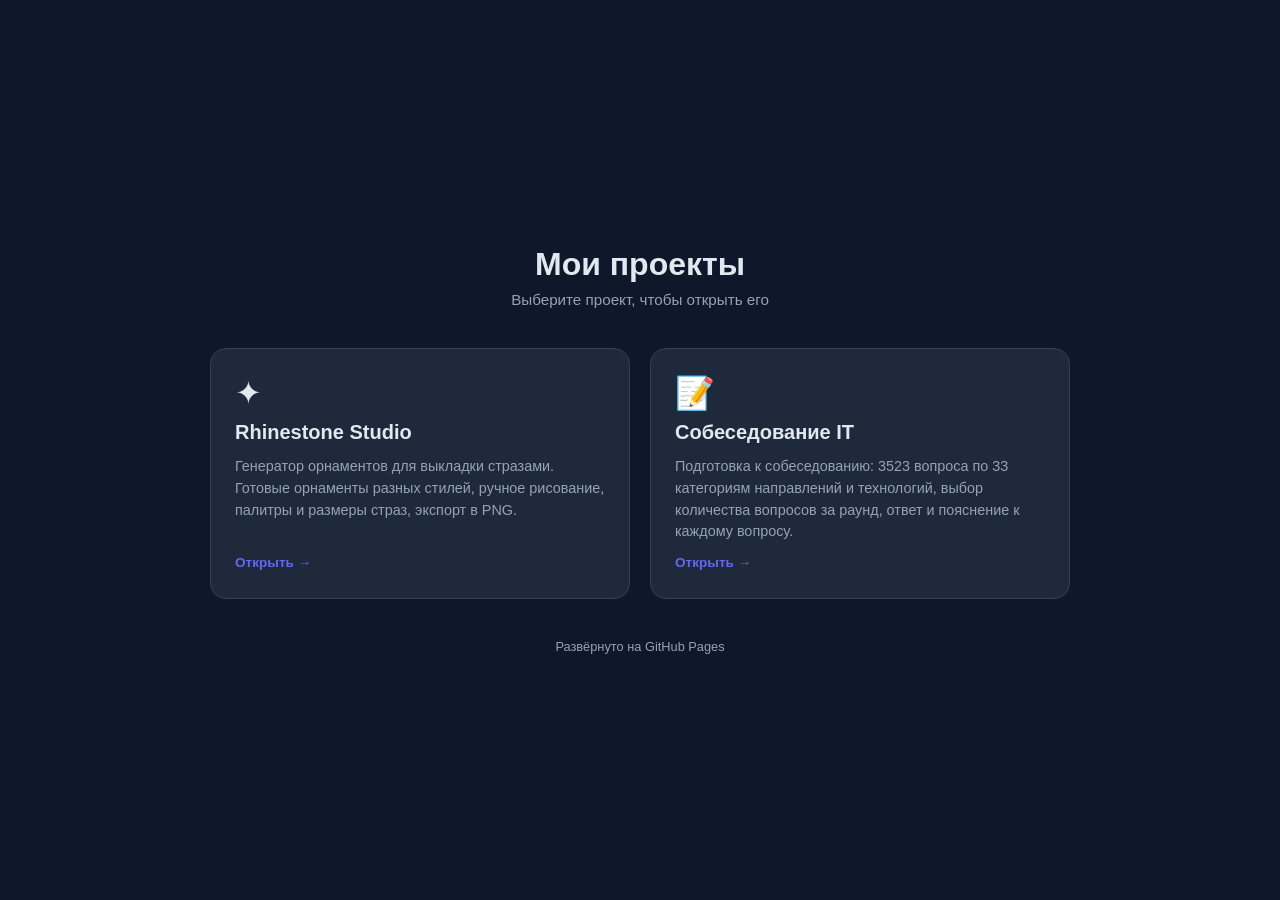
<file: index.html>
<!DOCTYPE html>
<html lang="ru">
<head>
<meta charset="UTF-8">
<meta name="viewport" content="width=device-width, initial-scale=1.0">
<title>Мои проекты</title>
<style>
*,*::before,*::after{box-sizing:border-box;margin:0;padding:0}
:root{
  --bg:#0f172a;--card:#1e293b;--card2:#334155;--text:#e2e8f0;--muted:#94a3b8;
  --primary:#6366f1;--radius:16px;
}
body{
  font-family:'Inter',-apple-system,BlinkMacSystemFont,'Segoe UI',Roboto,sans-serif;
  background:var(--bg);color:var(--text);min-height:100vh;
  display:flex;flex-direction:column;align-items:center;justify-content:center;
  padding:32px 16px;
}
.header{text-align:center;margin-bottom:40px}
.header h1{font-size:2rem;font-weight:700;margin-bottom:8px}
.header p{color:var(--muted);font-size:.95rem}
.cards{
  display:grid;gap:20px;width:100%;max-width:860px;
  grid-template-columns:repeat(auto-fit,minmax(280px,1fr));
}
.card{
  display:flex;flex-direction:column;gap:12px;
  background:var(--card);border:1px solid var(--card2);border-radius:var(--radius);
  padding:28px 24px;text-decoration:none;color:var(--text);
  transition:transform .2s ease,border-color .2s ease,box-shadow .2s ease;
}
.card:hover{
  transform:translateY(-4px);border-color:var(--primary);
  box-shadow:0 12px 32px rgba(99,102,241,.18);
}
.card-icon{font-size:2rem;line-height:1}
.card h2{font-size:1.25rem;font-weight:600}
.card p{color:var(--muted);font-size:.9rem;line-height:1.5;flex:1}
.card-link{
  color:var(--primary);font-size:.85rem;font-weight:600;
  display:inline-flex;align-items:center;gap:6px;
}
.card:hover .card-link{gap:10px}
.card-link{transition:gap .2s ease}
.footer{margin-top:40px;color:var(--muted);font-size:.8rem}
</style>
</head>
<body>

<header class="header">
  <h1>Мои проекты</h1>
  <p>Выберите проект, чтобы открыть его</p>
</header>

<main class="cards">

  <a class="card" href="./ornament/">
    <span class="card-icon">✦</span>
    <h2>Rhinestone Studio</h2>
    <p>Генератор орнаментов для выкладки стразами. Готовые орнаменты разных стилей, ручное рисование, палитры и размеры страз, экспорт в PNG.</p>
    <span class="card-link">Открыть →</span>
  </a>

  <a class="card" href="./sobes/">
    <span class="card-icon">📝</span>
    <h2>Собеседование IT</h2>
    <p>Подготовка к собеседованию: 3523 вопроса по 33 категориям направлений и технологий, выбор количества вопросов за раунд, ответ и пояснение к каждому вопросу.</p>
    <span class="card-link">Открыть →</span>
  </a>

</main>

<footer class="footer">Развёрнуто на GitHub Pages</footer>

</body>
</html>
</file>
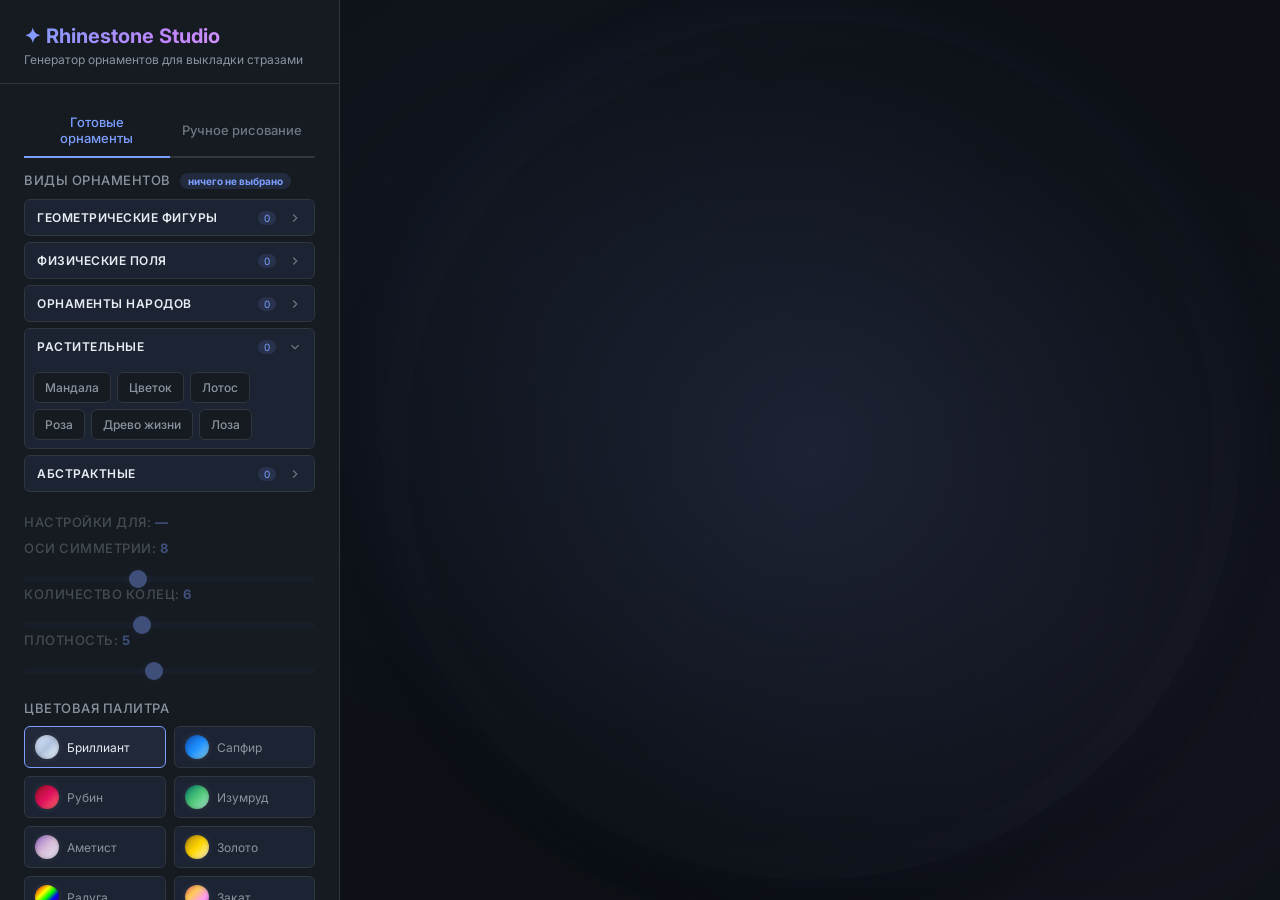
<file: ornament/index.html>
<!DOCTYPE html>
<html lang="ru">
<head>
    <meta charset="UTF-8">
    <meta name="viewport" content="width=device-width, initial-scale=1.0">
    <title>Генератор орнаментов из страз</title>
    <link rel="stylesheet" href="styles.css">
    <link rel="preconnect" href="https://fonts.googleapis.com">
    <link href="https://fonts.googleapis.com/css2?family=Inter:wght@300;400;500;600;700&display=swap" rel="stylesheet">
</head>
<body>
    <div class="app">
        <aside class="sidebar">
            <header class="sidebar__header">
                <h1 class="logo">✦ Rhinestone Studio</h1>
                <p class="subtitle">Генератор орнаментов для выкладки стразами</p>
            </header>

            <div class="controls">
                <div class="tab-bar">
                    <button class="tab-btn active" data-tab="ornaments">Готовые орнаменты</button>
                    <button class="tab-btn" data-tab="draw">Ручное рисование</button>
                </div>

                <!-- Вкладка: Готовые орнаменты -->
                <div class="tab-panel active" id="tab-ornaments">
                    <div class="control-group">
                        <label class="control-label">
                            Виды орнаментов
                            <span class="combo-badge" id="comboBadge">1 выбран</span>
                        </label>
                        <div class="ornament-groups" id="ornamentGroups"></div>
                    </div>

                    <div class="control-group" id="sliderGroup">
                        <label class="control-label">
                            Настройки для: <span id="activeTypeLabel">Мандала</span>
                        </label>
                        <label class="control-label">
                            Оси симметрии: <span id="symmetryValue">8</span>
                        </label>
                        <input type="range" id="symmetry" min="3" max="16" value="8" class="slider">

                        <label class="control-label">
                            Количество колец: <span id="ringsValue">6</span>
                        </label>
                        <input type="range" id="rings" min="2" max="12" value="6" class="slider">

                        <label class="control-label">
                            Плотность: <span id="densityValue">5</span>
                        </label>
                        <input type="range" id="density" min="1" max="10" value="5" class="slider">
                    </div>
                </div>

                <!-- Вкладка: Ручное рисование -->
                <div class="tab-panel" id="tab-draw">
                    <div class="control-group">
                        <label class="control-label">Инструмент рисования</label>
                        <p class="draw-hint">Рисуйте мышью по холсту. Стразы появятся по линиям с учётом плотности.</p>
                    </div>

                    <div class="control-group">
                        <label class="control-label">
                            Оси симметрии: <span id="drawSymmetryValue">1</span>
                        </label>
                        <input type="range" id="drawSymmetry" min="1" max="16" value="1" class="slider">
                    </div>

                    <div class="control-group">
                        <label class="control-label">
                            Плотность страз: <span id="drawDensityValue">5</span>
                        </label>
                        <input type="range" id="drawDensity" min="1" max="10" value="5" class="slider">
                    </div>

                    <div class="control-group">
                        <div class="draw-buttons">
                            <button class="btn btn--secondary btn--sm" id="drawGenerateBtn">Показать стразы</button>
                        </div>
                    </div>
                </div>

                <div class="control-group">
                    <label class="control-label">Цветовая палитра</label>
                    <div class="palette-buttons">
                        <button class="palette-btn active" data-palette="diamond" title="Бриллиант">
                            <span class="palette-swatch" style="background: linear-gradient(135deg, #e0e8ff, #b0c4de, #f0f8ff)"></span>
                            <span>Бриллиант</span>
                        </button>
                        <button class="palette-btn" data-palette="sapphire" title="Сапфир">
                            <span class="palette-swatch" style="background: linear-gradient(135deg, #0f52ba, #1e90ff, #87ceeb)"></span>
                            <span>Сапфир</span>
                        </button>
                        <button class="palette-btn" data-palette="ruby" title="Рубин">
                            <span class="palette-swatch" style="background: linear-gradient(135deg, #9b111e, #e0115f, #ff6b6b)"></span>
                            <span>Рубин</span>
                        </button>
                        <button class="palette-btn" data-palette="emerald" title="Изумруд">
                            <span class="palette-swatch" style="background: linear-gradient(135deg, #01796f, #50c878, #a8e6cf)"></span>
                            <span>Изумруд</span>
                        </button>
                        <button class="palette-btn" data-palette="amethyst" title="Аметист">
                            <span class="palette-swatch" style="background: linear-gradient(135deg, #9966cc, #d8bfd8, #e6e6fa)"></span>
                            <span>Аметист</span>
                        </button>
                        <button class="palette-btn" data-palette="gold" title="Золото">
                            <span class="palette-swatch" style="background: linear-gradient(135deg, #b8860b, #ffd700, #fff8dc)"></span>
                            <span>Золото</span>
                        </button>
                        <button class="palette-btn" data-palette="rainbow" title="Радуга">
                            <span class="palette-swatch" style="background: linear-gradient(135deg, #ff0000, #ff7f00, #ffff00, #00ff00, #0000ff, #4b0082, #9400d3)"></span>
                            <span>Радуга</span>
                        </button>
                        <button class="palette-btn" data-palette="sunset" title="Закат">
                            <span class="palette-swatch" style="background: linear-gradient(135deg, #ff6b6b, #feca57, #ff9ff3, #f368e0)"></span>
                            <span>Закат</span>
                        </button>
                    </div>
                </div>

                <div class="control-group">
                    <label class="control-label">Размеры страз</label>
                    <div class="size-toggles">
                        <label class="size-toggle">
                            <input type="checkbox" data-size="small" checked>
                            <span class="size-tag size-tag--small">SS6</span>
                            <span class="size-label">2 мм</span>
                        </label>
                        <label class="size-toggle">
                            <input type="checkbox" data-size="medium" checked>
                            <span class="size-tag size-tag--medium">SS10</span>
                            <span class="size-label">2.8 мм</span>
                        </label>
                        <label class="size-toggle">
                            <input type="checkbox" data-size="large" checked>
                            <span class="size-tag size-tag--large">SS16</span>
                            <span class="size-label">3.8 мм</span>
                        </label>
                        <label class="size-toggle">
                            <input type="checkbox" data-size="xlarge" checked>
                            <span class="size-tag size-tag--xlarge">SS20</span>
                            <span class="size-label">4.8 мм</span>
                        </label>
                    </div>
                </div>

                <div class="control-group">
                    <label class="control-toggle">
                        <input type="checkbox" id="showGrid">
                        <span class="toggle-track"><span class="toggle-thumb"></span></span>
                        <span class="toggle-label">Показать сетку</span>
                    </label>
                    <label class="control-toggle">
                        <input type="checkbox" id="showInfo" checked>
                        <span class="toggle-track"><span class="toggle-thumb"></span></span>
                        <span class="toggle-label">Информация о стразах</span>
                    </label>
                    <label class="control-toggle">
                        <input type="checkbox" id="schemaMode">
                        <span class="toggle-track"><span class="toggle-thumb"></span></span>
                        <span class="toggle-label">Только схема (без страз)</span>
                    </label>
                </div>

                <div class="action-buttons">
                    <button class="btn btn--primary" id="regenerateBtn">
                        <svg width="18" height="18" viewBox="0 0 24 24" fill="none" stroke="currentColor" stroke-width="2"><path d="M21 12a9 9 0 11-3.5-7.1L21 8M21 3v5h-5"/></svg>
                        Новый орнамент
                    </button>
                    <button class="btn btn--secondary" id="drawClearBtn">
                        <svg width="18" height="18" viewBox="0 0 24 24" fill="none" stroke="currentColor" stroke-width="2"><path d="M3 6h18M8 6V4a2 2 0 012-2h4a2 2 0 012 2v2m3 0v14a2 2 0 01-2 2H7a2 2 0 01-2-2V6"/></svg>
                        Сбросить всё
                    </button>
                    <button class="btn btn--secondary" id="downloadBtn">
                        <svg width="18" height="18" viewBox="0 0 24 24" fill="none" stroke="currentColor" stroke-width="2"><path d="M21 15v4a2 2 0 01-2 2H5a2 2 0 01-2-2v-4M7 10l5 5 5-5M12 15V3"/></svg>
                        Скачать PNG
                    </button>
                </div>
            </div>

            <div class="stats" id="stats">
                <div class="stat">
                    <span class="stat-value" id="totalStones">0</span>
                    <span class="stat-label">всего страз</span>
                </div>
                <div class="stat-row" id="sizeBreakdown"></div>
            </div>
        </aside>

        <main class="canvas-area">
            <div class="canvas-wrapper">
                <canvas id="ornamentCanvas"></canvas>
            </div>
        </main>
    </div>

    <script src="app.js"></script>
</body>
</html>
</file>
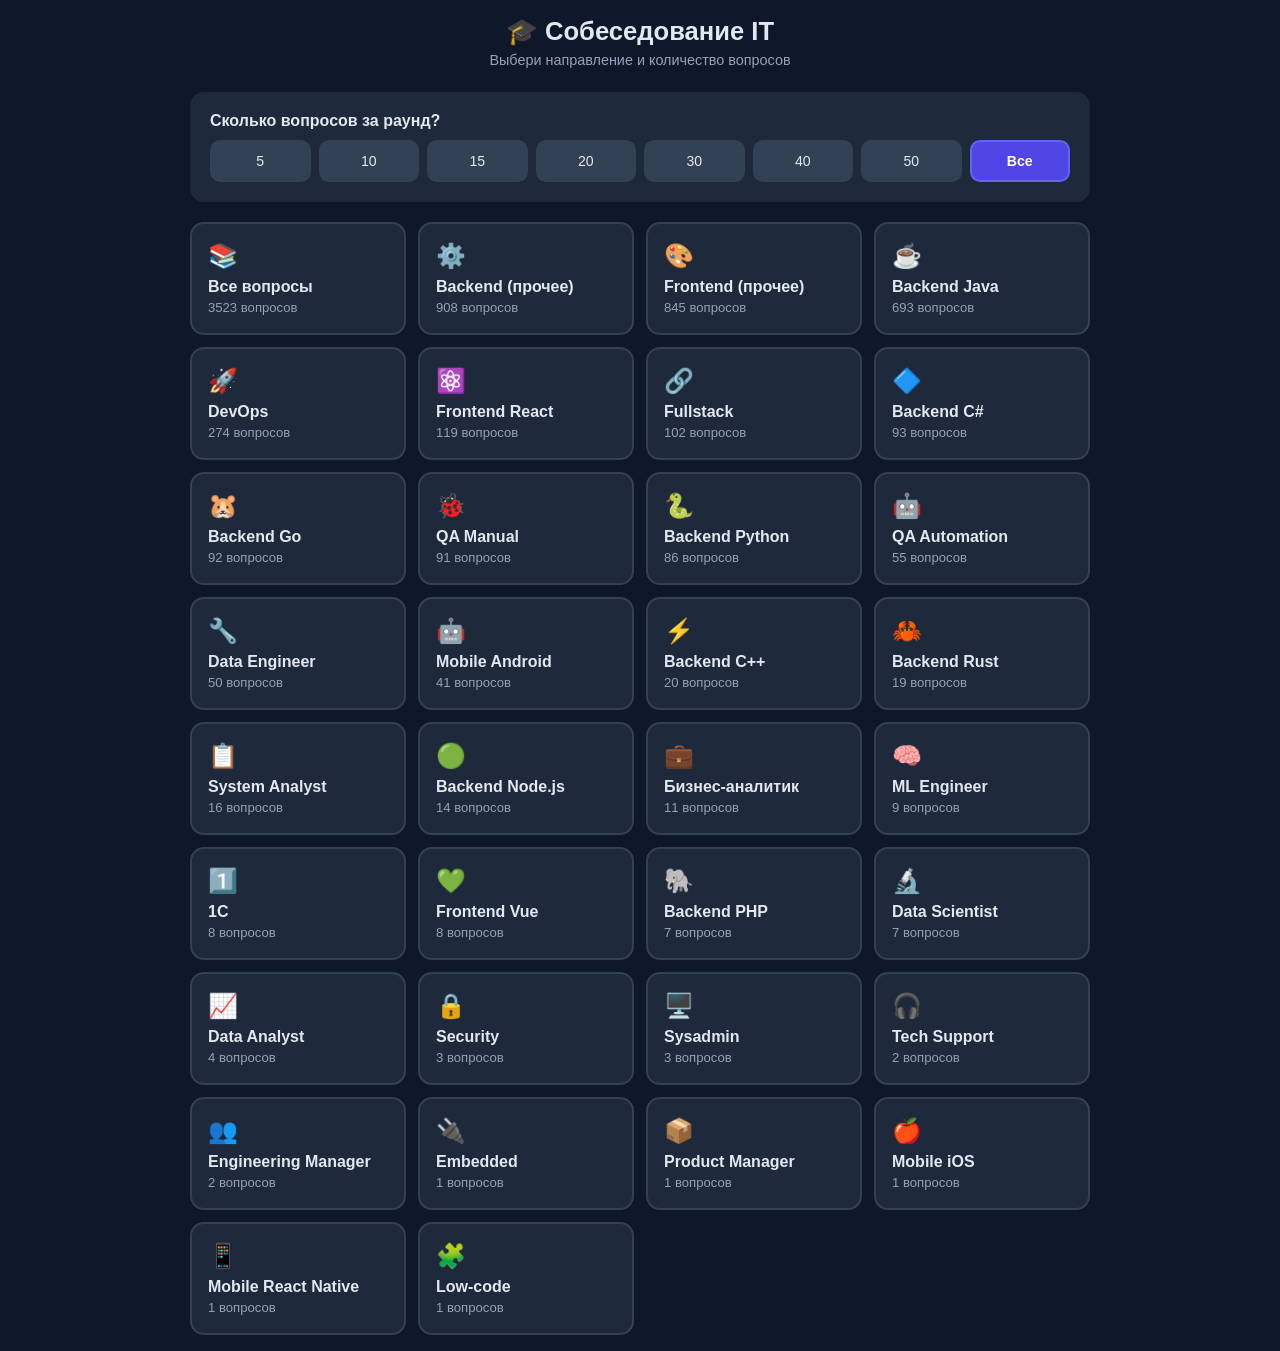
<file: sobes/index.html>
<!DOCTYPE html>
<html lang="ru">
<head>
<meta charset="UTF-8">
<meta name="viewport" content="width=device-width, initial-scale=1.0">
<title>Собеседование — карточки вопросов</title>
<style>
*,*::before,*::after{box-sizing:border-box;margin:0;padding:0}
:root{
  --bg:#0f172a;--card:#1e293b;--card2:#334155;--text:#e2e8f0;--muted:#94a3b8;
  --primary:#6366f1;--primary-d:#4f46e5;--green:#22c55e;--green-d:#16a34a;
  --radius:14px;
}
body{font-family:-apple-system,BlinkMacSystemFont,'Segoe UI',Roboto,Oxygen,sans-serif;background:var(--bg);color:var(--text);min-height:100vh;padding:16px}
#app{width:100%;max-width:900px;margin:0 auto}
.screen{display:none;animation:fade .3s ease}
.screen.active{display:block}
@keyframes fade{from{opacity:0;transform:translateY(8px)}to{opacity:1;transform:none}}

/* START SCREEN */
.header{text-align:center;margin-bottom:24px}
.header h1{font-size:1.6rem;margin-bottom:6px}
.header p{color:var(--muted);font-size:.9rem}

.count-section{background:var(--card);border-radius:var(--radius);padding:20px;margin-bottom:20px}
.count-section label{font-size:1rem;font-weight:600;display:block;margin-bottom:10px}
.btn-group{display:flex;flex-wrap:wrap;gap:8px}
.btn-opt{
  flex:1;min-width:60px;padding:11px 14px;border:2px solid var(--card2);background:var(--card2);
  color:var(--text);border-radius:10px;font-size:.88rem;cursor:pointer;transition:all .15s;text-align:center;
}
.btn-opt:hover{border-color:var(--primary)}
.btn-opt.selected{border-color:var(--primary);background:var(--primary-d);color:#fff;font-weight:600}

.cards-grid{display:grid;grid-template-columns:repeat(auto-fill,minmax(200px,1fr));gap:12px}
.cat-card{
  background:var(--card);border:2px solid var(--card2);border-radius:var(--radius);padding:18px 16px;
  cursor:pointer;transition:all .2s;position:relative;overflow:hidden;
}
.cat-card:hover{border-color:var(--primary);transform:translateY(-2px);box-shadow:0 4px 12px rgba(99,102,241,.2)}
.cat-card .cat-name{font-size:1rem;font-weight:700;margin-bottom:4px}
.cat-card .cat-count{font-size:.82rem;color:var(--muted)}
.cat-card .cat-icon{font-size:1.5rem;margin-bottom:8px;display:block}

/* QUIZ SCREEN */
.progress-wrap{margin-bottom:14px}
.progress-bar{height:8px;background:var(--card);border-radius:4px;overflow:hidden}
.progress-fill{height:100%;background:var(--primary);transition:width .3s;border-radius:4px}
.progress-text{font-size:.83rem;color:var(--muted);margin-top:6px;display:flex;justify-content:space-between}

.q-card{background:var(--card);border-radius:var(--radius);padding:28px 24px}
.q-badges{margin-bottom:16px;display:flex;flex-wrap:wrap;gap:6px}
.q-badge{display:inline-block;background:var(--primary-d);color:#fff;padding:3px 11px;border-radius:20px;font-size:.76rem}
.q-badge.tag{background:var(--card2);color:var(--muted)}
.q-text{font-size:1.15rem;line-height:1.6;margin-bottom:24px;font-weight:500}

.q-answer{
  margin-top:8px;padding:20px;background:var(--bg);border-radius:10px;border-left:4px solid var(--green);
  animation:fade .3s ease;
}
.q-answer-label{font-size:.82rem;color:var(--green);font-weight:700;margin-bottom:8px;text-transform:uppercase;letter-spacing:.5px}
.q-answer-text{font-size:1rem;line-height:1.6;color:var(--text);white-space:pre-line}
.q-explanation{margin-top:14px;padding-top:14px;border-top:1px solid var(--card2);font-size:.9rem;color:var(--muted);line-height:1.5;white-space:pre-line}
.q-explanation strong{color:var(--text)}
.q-examples{margin-top:14px;padding:14px;background:#0b1120;border-radius:8px;border:1px solid var(--card2);font-family:'SFMono-Regular',Consolas,'Liberation Mono',Menlo,monospace;font-size:.85rem;line-height:1.55;color:#c4b5fd;white-space:pre-wrap;overflow-x:auto}
.q-examples-label{font-family:-apple-system,BlinkMacSystemFont,'Segoe UI',Roboto,sans-serif;font-size:.78rem;color:var(--primary);font-weight:700;margin-bottom:8px;text-transform:uppercase;letter-spacing:.5px}

.q-nav{margin-top:24px;display:flex;gap:12px}
.btn-nav{
  flex:1;padding:14px;border:none;border-radius:10px;font-size:1rem;font-weight:600;cursor:pointer;transition:all .2s;
}
.btn-show{background:var(--primary);color:#fff}
.btn-show:hover{background:var(--primary-d)}
.btn-next{background:var(--green);color:#fff}
.btn-next:hover{background:var(--green-d)}
.btn-exit{background:var(--card2);color:var(--muted);flex:0 0 auto;padding:14px 18px}
.btn-exit:hover{background:var(--card);color:var(--text)}

/* RESULTS SCREEN */
.results-card{background:var(--card);border-radius:var(--radius);padding:28px 24px;text-align:center}
.results-title{font-size:1.4rem;margin-bottom:8px}
.results-sub{color:var(--muted);font-size:.95rem;margin-bottom:24px}
.btn-restart{
  width:100%;padding:16px;background:var(--primary);color:#fff;border:none;border-radius:12px;
  font-size:1.1rem;font-weight:700;cursor:pointer;transition:background .2s;
}
.btn-restart:hover{background:var(--primary-d)}

@media(max-width:520px){
  .header h1{font-size:1.3rem}
  .q-card{padding:20px 16px}
  .q-text{font-size:1.05rem}
  .cards-grid{grid-template-columns:repeat(auto-fill,minmax(150px,1fr))}
  .cat-card{padding:14px 12px}
}
</style>
</head>
<body>
<div id="app">

  <!-- START SCREEN -->
  <div id="screen-start" class="screen active">
    <div class="header">
      <h1>🎓 Собеседование IT</h1>
      <p>Выбери направление и количество вопросов</p>
    </div>
    <div class="count-section">
      <label>Сколько вопросов за раунд?</label>
      <div class="btn-group" id="count-group">
        <button class="btn-opt" data-count="5">5</button>
        <button class="btn-opt" data-count="10">10</button>
        <button class="btn-opt" data-count="15">15</button>
        <button class="btn-opt" data-count="20">20</button>
        <button class="btn-opt" data-count="30">30</button>
        <button class="btn-opt" data-count="40">40</button>
        <button class="btn-opt" data-count="50">50</button>
        <button class="btn-opt selected" data-count="0">Все</button>
      </div>
    </div>
    <div class="cards-grid" id="cards-grid"></div>
  </div>

  <!-- QUIZ SCREEN -->
  <div id="screen-quiz" class="screen">
    <div class="progress-wrap">
      <div class="progress-bar"><div class="progress-fill" id="progress-fill"></div></div>
      <div class="progress-text">
        <span id="progress-label">Вопрос 1 из 10</span>
        <span id="progress-category">Категория</span>
      </div>
    </div>
    <div class="q-card">
      <div class="q-badges" id="q-badges"></div>
      <div class="q-text" id="q-text">Вопрос</div>
      <div id="q-answer-container"></div>
      <div class="q-nav">
        <button class="btn-nav btn-show" id="btn-show">Показать ответ</button>
        <button class="btn-nav btn-next" id="btn-next" style="display:none">Далее →</button>
        <button class="btn-nav btn-exit" id="btn-exit">✕</button>
      </div>
    </div>
  </div>

  <!-- RESULTS SCREEN -->
  <div id="screen-results" class="screen">
    <div class="results-card">
      <div class="results-title">✅ Раунд завершён!</div>
      <div class="results-sub" id="results-sub">Вы прошли N вопросов</div>
      <button class="btn-restart" id="btn-restart">← К категориям</button>
    </div>
  </div>

</div>

<script>
// ===== UNREGISTER ANY OLD SERVICE WORKERS =====
if ('serviceWorker' in navigator) {
  navigator.serviceWorker.getRegistrations().then(regs => {
    regs.forEach(r => r.unregister());
  });
}

// ===== STATE =====
let ALL_QUESTIONS = [];
let selectedCount = 0;
let selectedCategory = null;
let quizQuestions = [];
let currentIndex = 0;
let answerShown = false;

// ===== INIT =====
async function loadQuestions() {
  try {
    const resp = await fetch('questions.json');
    if (resp.ok) {
      const data = await resp.json();
      if (data.questions && data.questions.length > 0) {
        ALL_QUESTIONS = data.questions;
      }
    }
  } catch(e) {}
  if (ALL_QUESTIONS.length === 0) {
    document.getElementById('screen-start').innerHTML = '<div class="header"><h1>Ошибка загрузки</h1><p>Не удалось загрузить questions.json. Запустите локальный сервер: <code>python3 -m http.server 8080</code></p></div>';
    return;
  }
  buildCategoryCards();
}

// ===== CATEGORY CARDS =====
function buildCategoryCards() {
  const counts = {};
  ALL_QUESTIONS.forEach(q => {
    const cats = q.categories && q.categories.length ? q.categories : ['Прочее'];
    cats.forEach(cat => {
      counts[cat] = (counts[cat] || 0) + 1;
    });
  });

  const sorted = Object.entries(counts).sort((a, b) => b[1] - a[1]);

  // Group by prefix for icons
  const icons = {
    'Backend Java': '☕', 'Backend Go': '🐹', 'Backend Python': '🐍', 'Backend C#': '🔷',
    'Backend C++': '⚡', 'Backend Rust': '🦀', 'Backend PHP': '🐘', 'Backend Node.js': '🟢',
    'Backend (прочее)': '⚙️', 'Frontend React': '⚛️', 'Frontend Vue': '💚', 'Frontend (прочее)': '🎨',
    'Fullstack': '🔗', 'DevOps': '🚀', 'SRE': '📊', 'Sysadmin': '🖥️', 'QA Manual': '🐞',
    'QA Automation': '🤖', 'Mobile Android': '🤖', 'Mobile iOS': '🍎', 'Mobile React Native': '📱',
    'Data Engineer': '🔧', 'Data Analyst': '📈', 'Data Scientist': '🔬', 'ML Engineer': '🧠',
    'Security': '🔒', '1C': '1️⃣', 'Embedded': '🔌', 'System Analyst': '📋', 'Бизнес-аналитик': '💼',
    'Product Manager': '📦', 'Engineering Manager': '👥', 'Tech Support': '🎧', 'UX/UI Designer': '✏️',
    'Low-code': '🧩',
  };

  const container = document.getElementById('cards-grid');
  container.innerHTML = '';

  // Add "All" card first
  const allCard = document.createElement('div');
  allCard.className = 'cat-card';
  allCard.innerHTML = '<span class="cat-icon">📚</span><div class="cat-name">Все вопросы</div><div class="cat-count">' + ALL_QUESTIONS.length + ' вопросов</div>';
  allCard.addEventListener('click', () => startQuiz(null));
  container.appendChild(allCard);

  sorted.forEach(([cat, cnt]) => {
    const card = document.createElement('div');
    card.className = 'cat-card';
    const icon = icons[cat] || '📌';
    card.innerHTML = '<span class="cat-icon">' + icon + '</span><div class="cat-name">' + cat + '</div><div class="cat-count">' + cnt + ' вопросов</div>';
    card.addEventListener('click', () => startQuiz(cat));
    container.appendChild(card);
  });
}

// ===== HELPERS =====
function shuffle(arr) {
  const a = [...arr];
  for (let i = a.length - 1; i > 0; i--) {
    const j = Math.floor(Math.random() * (i + 1));
    [a[i], a[j]] = [a[j], a[i]];
  }
  return a;
}

function showScreen(id) {
  document.querySelectorAll('.screen').forEach(s => s.classList.remove('active'));
  document.getElementById(id).classList.add('active');
}

// ===== START SCREEN EVENTS =====
document.getElementById('count-group').addEventListener('click', e => {
  if (e.target.classList.contains('btn-opt')) {
    document.querySelectorAll('#count-group .btn-opt').forEach(b => b.classList.remove('selected'));
    e.target.classList.add('selected');
    selectedCount = parseInt(e.target.dataset.count);
  }
});

// ===== START QUIZ =====
function startQuiz(category) {
  selectedCategory = category;
  let pool = ALL_QUESTIONS;
  if (category) {
    pool = ALL_QUESTIONS.filter(q => (q.categories || []).includes(category));
  }
  if (pool.length === 0) {
    alert('Нет вопросов в этой категории.');
    return;
  }
  pool = shuffle(pool);
  quizQuestions = selectedCount === 0 ? pool : pool.slice(0, Math.min(selectedCount, pool.length));
  currentIndex = 0;
  showScreen('screen-quiz');
  renderQuestion();
}

// ===== QUIZ SCREEN =====
function renderQuestion() {
  const q = quizQuestions[currentIndex];
  answerShown = false;

  const pct = (currentIndex / quizQuestions.length) * 100;
  document.getElementById('progress-fill').style.width = pct + '%';
  document.getElementById('progress-label').textContent = 'Вопрос ' + (currentIndex + 1) + ' из ' + quizQuestions.length;
  document.getElementById('progress-category').textContent = (q.categories || []).join(' · ');

  // Badges
  var badgesDiv = document.getElementById('q-badges');
  badgesDiv.innerHTML = '';
  if (q.tags) {
    q.tags.forEach(function(t) {
      var tagBadge = document.createElement('span');
      tagBadge.className = 'q-badge tag';
      tagBadge.textContent = t;
      badgesDiv.appendChild(tagBadge);
    });
  }

  document.getElementById('q-text').textContent = q.question;

  // Reset answer area
  document.getElementById('q-answer-container').innerHTML = '';
  document.getElementById('btn-show').style.display = '';
  document.getElementById('btn-next').style.display = 'none';

  var btnNext = document.getElementById('btn-next');
  btnNext.textContent = currentIndex === quizQuestions.length - 1 ? 'Завершить ✓' : 'Далее →';
}

document.getElementById('btn-show').addEventListener('click', function() {
  if (answerShown) return;
  answerShown = true;
  var q = quizQuestions[currentIndex];

  var container = document.getElementById('q-answer-container');
  container.innerHTML = '';

  var answerBox = document.createElement('div');
  answerBox.className = 'q-answer';

  var answerLabel = document.createElement('div');
  answerLabel.className = 'q-answer-label';
  answerLabel.textContent = 'Краткий ответ';
  answerBox.appendChild(answerLabel);

  var answerText = document.createElement('div');
  answerText.className = 'q-answer-text';
  answerText.textContent = q.answer || '';
  answerBox.appendChild(answerText);

  if (q.explanation && q.explanation.trim()) {
    var explanation = document.createElement('div');
    explanation.className = 'q-explanation';
    var explanationLabel = document.createElement('strong');
    explanationLabel.textContent = 'Подробнее: ';
    explanation.appendChild(explanationLabel);
    explanation.appendChild(document.createTextNode(q.explanation));
    answerBox.appendChild(explanation);
  }

  if (q.examples && q.examples.trim()) {
    var examples = document.createElement('div');
    examples.className = 'q-examples';
    var examplesLabel = document.createElement('div');
    examplesLabel.className = 'q-examples-label';
    examplesLabel.textContent = 'Примеры';
    examples.appendChild(examplesLabel);
    examples.appendChild(document.createTextNode(q.examples));
    answerBox.appendChild(examples);
  }

  container.appendChild(answerBox);

  document.getElementById('btn-show').style.display = 'none';
  document.getElementById('btn-next').style.display = '';
});

document.getElementById('btn-next').addEventListener('click', function() {
  currentIndex++;
  if (currentIndex >= quizQuestions.length) {
    showResults();
  } else {
    renderQuestion();
  }
});

document.getElementById('btn-exit').addEventListener('click', function() {
  if (confirm('Выйти к категориям?')) {
    showScreen('screen-start');
  }
});

// ===== RESULTS SCREEN =====
function showResults() {
  document.getElementById('progress-fill').style.width = '100%';
  document.getElementById('results-sub').textContent = 'Вы прошли ' + quizQuestions.length + ' вопросов по категории "' + (selectedCategory || 'Все') + '"';
  showScreen('screen-results');
}

document.getElementById('btn-restart').addEventListener('click', function() {
  showScreen('screen-start');
});

// ===== START =====
loadQuestions();
</script>
</body>
</html>
</file>
<file: ornament/styles.css>
:root {
    --bg-primary: #0d1117;
    --bg-secondary: #161b22;
    --bg-tertiary: #1c2333;
    --bg-hover: #262d3d;
    --border: #30363d;
    --text-primary: #e6edf3;
    --text-secondary: #8b949e;
    --text-muted: #6e7681;
    --accent: #7c9eff;
    --accent-hover: #5a7fff;
    --accent-glow: rgba(124, 158, 255, 0.15);
    --success: #3fb950;
    --radius: 10px;
    --radius-sm: 6px;
    --transition: 0.2s ease;
}

* {
    margin: 0;
    padding: 0;
    box-sizing: border-box;
}

body {
    font-family: 'Inter', -apple-system, BlinkMacSystemFont, sans-serif;
    background: var(--bg-primary);
    color: var(--text-primary);
    overflow: hidden;
    height: 100vh;
}

.app {
    display: flex;
    height: 100vh;
}

/* Sidebar */
.sidebar {
    width: 340px;
    min-width: 340px;
    background: var(--bg-secondary);
    border-right: 1px solid var(--border);
    display: flex;
    flex-direction: column;
    overflow-y: auto;
}

.sidebar__header {
    padding: 24px 24px 16px;
    border-bottom: 1px solid var(--border);
}

.logo {
    font-size: 20px;
    font-weight: 700;
    background: linear-gradient(135deg, #7c9eff, #c084fc, #f0abfc);
    -webkit-background-clip: text;
    -webkit-text-fill-color: transparent;
    background-clip: text;
    margin-bottom: 4px;
}

.subtitle {
    font-size: 12px;
    color: var(--text-secondary);
    font-weight: 400;
}

/* Controls */
.controls {
    padding: 20px 24px;
    flex: 1;
}

.control-group {
    margin-bottom: 22px;
}

.control-label {
    display: block;
    font-size: 13px;
    font-weight: 500;
    color: var(--text-secondary);
    margin-bottom: 10px;
    text-transform: uppercase;
    letter-spacing: 0.5px;
}

.control-label span {
    color: var(--accent);
    font-weight: 700;
}

/* Sliders */
.slider {
    width: 100%;
    height: 6px;
    -webkit-appearance: none;
    appearance: none;
    background: var(--bg-tertiary);
    border-radius: 3px;
    outline: none;
    cursor: pointer;
}

.slider::-webkit-slider-thumb {
    -webkit-appearance: none;
    appearance: none;
    width: 18px;
    height: 18px;
    border-radius: 50%;
    background: var(--accent);
    cursor: pointer;
    box-shadow: 0 0 8px var(--accent-glow);
    transition: var(--transition);
}

.slider::-webkit-slider-thumb:hover {
    background: var(--accent-hover);
    box-shadow: 0 0 12px var(--accent-glow);
    transform: scale(1.15);
}

.slider::-moz-range-thumb {
    width: 18px;
    height: 18px;
    border-radius: 50%;
    background: var(--accent);
    cursor: pointer;
    border: none;
    box-shadow: 0 0 8px var(--accent-glow);
}

/* Combo badge */
.combo-badge {
    display: inline-block;
    font-size: 10px;
    font-weight: 600;
    color: var(--accent);
    background: rgba(124, 158, 255, 0.12);
    padding: 2px 8px;
    border-radius: 10px;
    margin-left: 6px;
    text-transform: none;
    letter-spacing: 0;
}

/* Ornament groups */
.ornament-groups {
    display: flex;
    flex-direction: column;
    gap: 6px;
}

.ornament-group {
    background: var(--bg-tertiary);
    border: 1px solid var(--border);
    border-radius: var(--radius-sm);
    overflow: hidden;
}

.ornament-group__header {
    display: flex;
    align-items: center;
    justify-content: space-between;
    padding: 10px 12px;
    cursor: pointer;
    user-select: none;
    transition: var(--transition);
}

.ornament-group__header:hover {
    background: var(--bg-hover);
}

.ornament-group__title {
    font-size: 12px;
    font-weight: 600;
    color: var(--text-primary);
    text-transform: uppercase;
    letter-spacing: 0.5px;
}

.ornament-group__count {
    font-size: 10px;
    color: var(--accent);
    background: rgba(124, 158, 255, 0.12);
    padding: 1px 6px;
    border-radius: 8px;
    min-width: 18px;
    text-align: center;
}

.ornament-group__chevron {
    width: 14px;
    height: 14px;
    color: var(--text-muted);
    transition: transform 0.2s ease;
    flex-shrink: 0;
    margin-left: 6px;
}

.ornament-group.expanded .ornament-group__chevron {
    transform: rotate(90deg);
}

.ornament-group__body {
    display: none;
    padding: 8px;
    gap: 6px;
    flex-wrap: wrap;
}

.ornament-group.expanded .ornament-group__body {
    display: flex;
}

/* Type toggle buttons */
.type-btn {
    padding: 7px 11px;
    background: var(--bg-secondary);
    border: 1px solid var(--border);
    border-radius: var(--radius-sm);
    color: var(--text-secondary);
    font-size: 12px;
    font-weight: 500;
    cursor: pointer;
    transition: var(--transition);
    font-family: inherit;
    position: relative;
}

.type-btn:hover {
    background: var(--bg-hover);
    color: var(--text-primary);
    border-color: var(--text-muted);
}

.type-btn.active {
    background: var(--accent);
    border-color: var(--accent);
    color: #fff;
    box-shadow: 0 0 10px var(--accent-glow);
}

.type-btn.active::after {
    content: '✓';
    margin-left: 4px;
    font-size: 10px;
}

/* Palette buttons */
.palette-buttons {
    display: grid;
    grid-template-columns: 1fr 1fr;
    gap: 8px;
}

.palette-btn {
    display: flex;
    align-items: center;
    gap: 8px;
    padding: 8px 10px;
    background: var(--bg-tertiary);
    border: 1px solid var(--border);
    border-radius: var(--radius-sm);
    color: var(--text-secondary);
    font-size: 12px;
    cursor: pointer;
    transition: var(--transition);
    font-family: inherit;
}

.palette-btn:hover {
    background: var(--bg-hover);
}

.palette-btn.active {
    border-color: var(--accent);
    background: rgba(124, 158, 255, 0.1);
    color: var(--text-primary);
}

.palette-swatch {
    width: 24px;
    height: 24px;
    border-radius: 50%;
    flex-shrink: 0;
    box-shadow: inset 0 0 4px rgba(0,0,0,0.3), 0 0 6px rgba(255,255,255,0.1);
}

/* Size toggles */
.size-toggles {
    display: flex;
    flex-direction: column;
    gap: 8px;
}

.size-toggle {
    display: flex;
    align-items: center;
    gap: 10px;
    padding: 8px 12px;
    background: var(--bg-tertiary);
    border: 1px solid var(--border);
    border-radius: var(--radius-sm);
    cursor: pointer;
    transition: var(--transition);
}

.size-toggle:hover {
    background: var(--bg-hover);
}

.size-toggle input {
    display: none;
}

.size-tag {
    font-size: 11px;
    font-weight: 700;
    padding: 2px 8px;
    border-radius: 4px;
    color: #fff;
}

.size-tag--small { background: #4a9eff; }
.size-tag--medium { background: #7c5cff; }
.size-tag--large { background: #c084fc; }
.size-tag--xlarge { background: #f0abfc; color: #1a1a2e; }

.size-label {
    font-size: 12px;
    color: var(--text-secondary);
}

.size-toggle input:not(:checked) ~ .size-tag {
    opacity: 0.3;
}

.size-toggle input:not(:checked) ~ .size-label {
    opacity: 0.4;
}

/* Toggle switch */
.control-toggle {
    display: flex;
    align-items: center;
    gap: 10px;
    margin-bottom: 10px;
    cursor: pointer;
}

.control-toggle input {
    display: none;
}

.toggle-track {
    width: 36px;
    height: 20px;
    background: var(--bg-tertiary);
    border: 1px solid var(--border);
    border-radius: 10px;
    position: relative;
    transition: var(--transition);
    flex-shrink: 0;
}

.toggle-thumb {
    position: absolute;
    top: 2px;
    left: 2px;
    width: 14px;
    height: 14px;
    background: var(--text-muted);
    border-radius: 50%;
    transition: var(--transition);
}

.control-toggle input:checked ~ .toggle-track {
    background: var(--accent);
    border-color: var(--accent);
}

.control-toggle input:checked ~ .toggle-track .toggle-thumb {
    left: 18px;
    background: #fff;
}

.toggle-label {
    font-size: 13px;
    color: var(--text-secondary);
}

/* Action buttons */
.action-buttons {
    display: flex;
    flex-direction: column;
    gap: 10px;
    margin-top: 24px;
}

.btn {
    display: flex;
    align-items: center;
    justify-content: center;
    gap: 8px;
    padding: 12px 16px;
    border: none;
    border-radius: var(--radius-sm);
    font-size: 14px;
    font-weight: 600;
    cursor: pointer;
    transition: var(--transition);
    font-family: inherit;
}

.btn--primary {
    background: linear-gradient(135deg, var(--accent), #9d7cff);
    color: #fff;
    box-shadow: 0 4px 12px rgba(124, 158, 255, 0.3);
}

.btn--primary:hover {
    transform: translateY(-1px);
    box-shadow: 0 6px 16px rgba(124, 158, 255, 0.4);
}

.btn--primary:active {
    transform: translateY(0);
}

.btn--secondary {
    background: var(--bg-tertiary);
    color: var(--text-primary);
    border: 1px solid var(--border);
}

.btn--secondary:hover {
    background: var(--bg-hover);
    border-color: var(--accent);
}

/* Stats */
.stats {
    padding: 20px 24px;
    border-top: 1px solid var(--border);
    background: var(--bg-primary);
}

.stat {
    text-align: center;
    margin-bottom: 12px;
}

.stat-value {
    display: block;
    font-size: 28px;
    font-weight: 700;
    color: var(--accent);
}

.stat-label {
    font-size: 11px;
    color: var(--text-muted);
    text-transform: uppercase;
    letter-spacing: 1px;
}

.stat-row {
    display: flex;
    justify-content: center;
    gap: 12px;
    flex-wrap: wrap;
}

.stat-chip {
    display: flex;
    align-items: center;
    gap: 4px;
    font-size: 11px;
    color: var(--text-secondary);
    background: var(--bg-tertiary);
    padding: 4px 8px;
    border-radius: 4px;
}

.stat-chip-dot {
    width: 8px;
    height: 8px;
    border-radius: 50%;
}

/* Canvas area */
.canvas-area {
    flex: 1;
    display: flex;
    align-items: center;
    justify-content: center;
    background:
        radial-gradient(ellipse at center, #1a2030 0%, #0d1117 70%);
    position: relative;
    overflow: hidden;
}

.canvas-area::before {
    content: '';
    position: absolute;
    top: 0;
    left: 0;
    right: 0;
    bottom: 0;
    background-image:
        radial-gradient(circle at 20% 30%, rgba(124, 158, 255, 0.04) 0%, transparent 50%),
        radial-gradient(circle at 80% 70%, rgba(192, 132, 252, 0.04) 0%, transparent 50%);
    pointer-events: none;
}

.canvas-wrapper {
    position: relative;
    max-width: 100%;
    max-height: 100%;
}

#ornamentCanvas {
    display: block;
    border-radius: 50%;
    box-shadow:
        0 0 60px rgba(124, 158, 255, 0.08),
        0 20px 60px rgba(0, 0, 0, 0.5);
}

#ornamentCanvas.shape-square {
    border-radius: 12px;
}

#ornamentCanvas.shape-rect {
    border-radius: 12px;
}

/* Scrollbar */
.sidebar::-webkit-scrollbar {
    width: 6px;
}

.sidebar::-webkit-scrollbar-track {
    background: transparent;
}

.sidebar::-webkit-scrollbar-thumb {
    background: var(--border);
    border-radius: 3px;
}

.sidebar::-webkit-scrollbar-thumb:hover {
    background: var(--text-muted);
}

/* Responsive */
@media (max-width: 768px) {
    .app {
        flex-direction: column;
    }
    .sidebar {
        width: 100%;
        min-width: 100%;
        max-height: 40vh;
    }
    .canvas-area {
        min-height: 60vh;
    }
}

/* Active type button (per-type settings target) */
.type-btn.is-active {
    border-color: var(--accent);
    border-width: 2px;
    box-shadow: 0 0 6px var(--accent-glow);
}

/* Tab bar */
.tab-bar {
    display: flex;
    gap: 0;
    margin-bottom: 14px;
    border-bottom: 2px solid var(--border);
}

.tab-btn {
    flex: 1;
    padding: 10px 12px;
    background: none;
    border: none;
    border-bottom: 2px solid transparent;
    margin-bottom: -2px;
    color: var(--text-muted);
    font-size: 13px;
    font-weight: 500;
    cursor: pointer;
    transition: var(--transition);
    font-family: inherit;
}

.tab-btn:hover {
    color: var(--text-primary);
    background: var(--bg-hover);
}

.tab-btn.active {
    color: var(--accent);
    border-bottom-color: var(--accent);
}

/* Tab panels */
.tab-panel {
    display: none;
}

.tab-panel.active {
    display: block;
}

/* Draw controls */
.draw-controls {
    border: 1px dashed var(--border);
    border-radius: var(--radius-sm);
    padding: 12px;
}

.draw-buttons {
    display: flex;
    gap: 8px;
    margin-top: 10px;
}

.btn--sm {
    padding: 6px 10px;
    font-size: 12px;
    flex: 1;
}

.draw-hint {
    font-size: 11px;
    color: var(--text-muted);
    margin-top: 8px;
    line-height: 1.4;
}

/* Draw cursor on canvas */
#ornamentCanvas.draw-cursor {
    cursor: crosshair;
}
</file>
